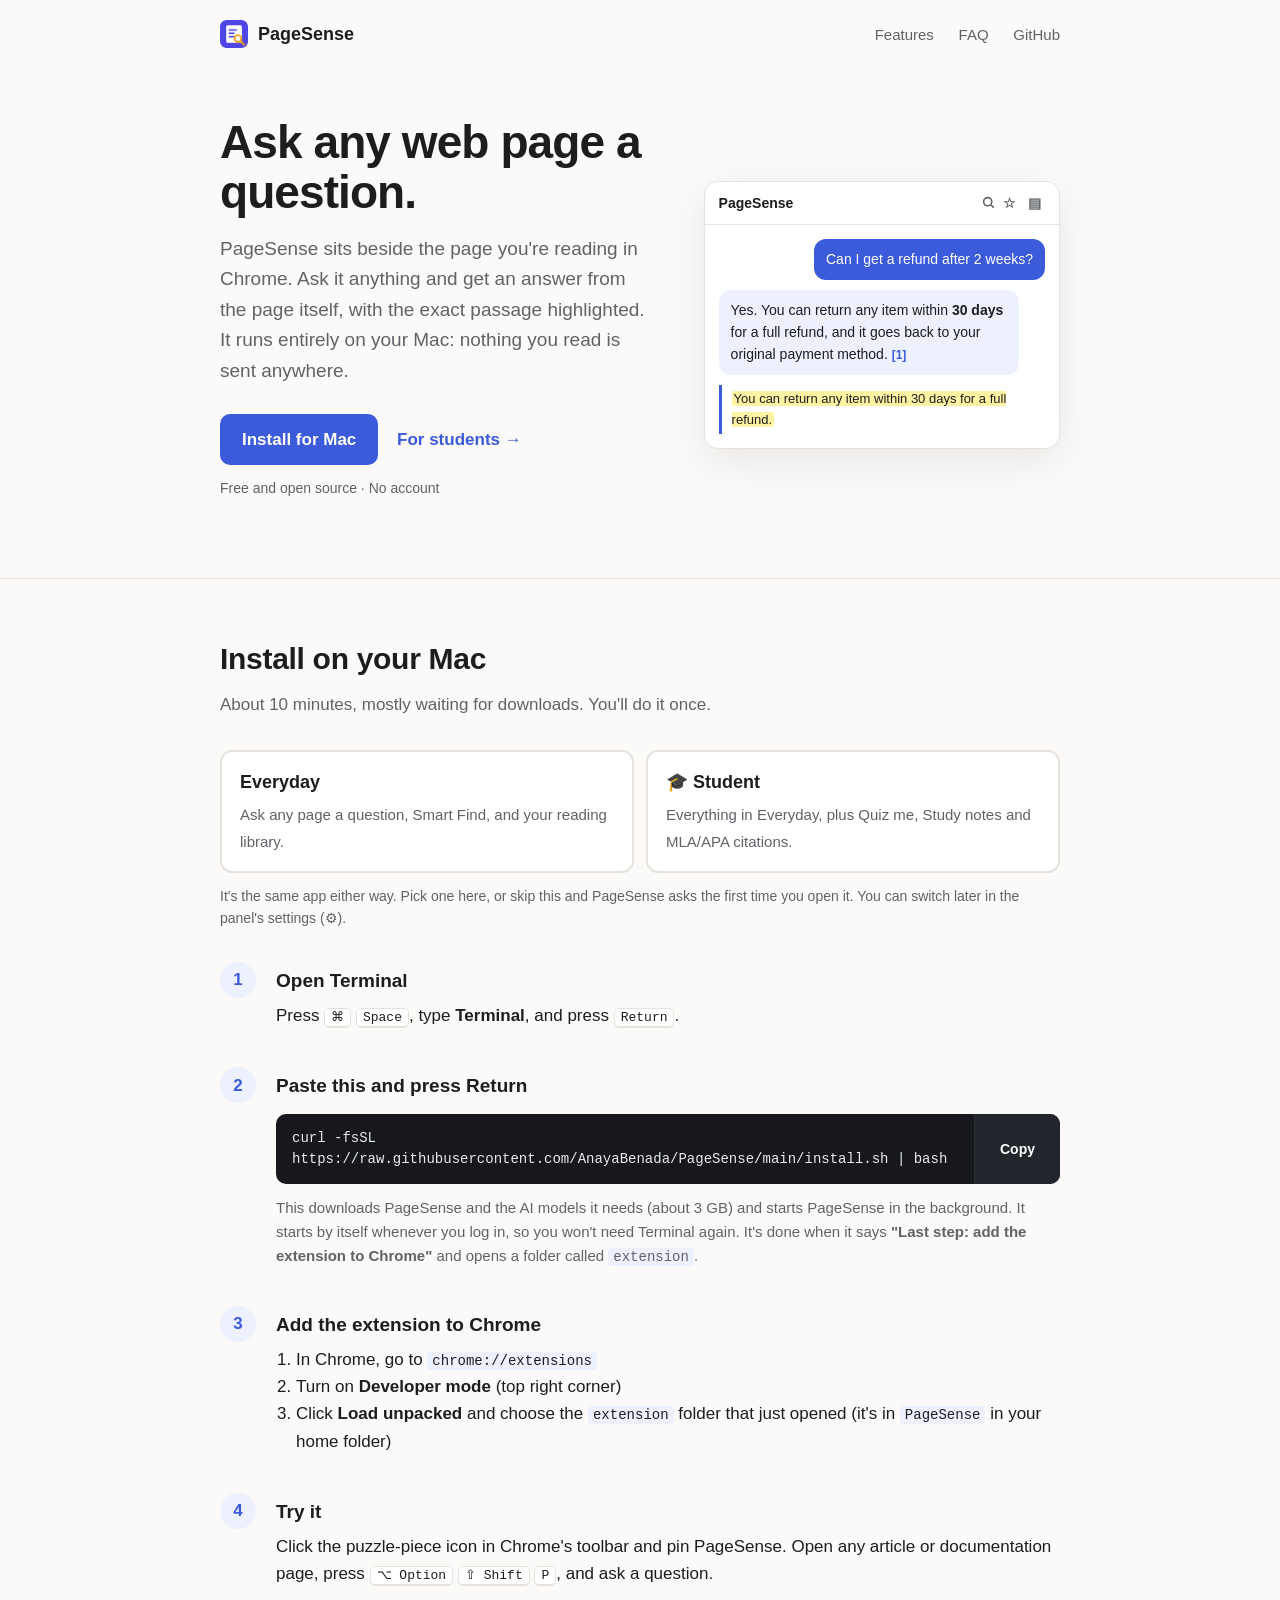
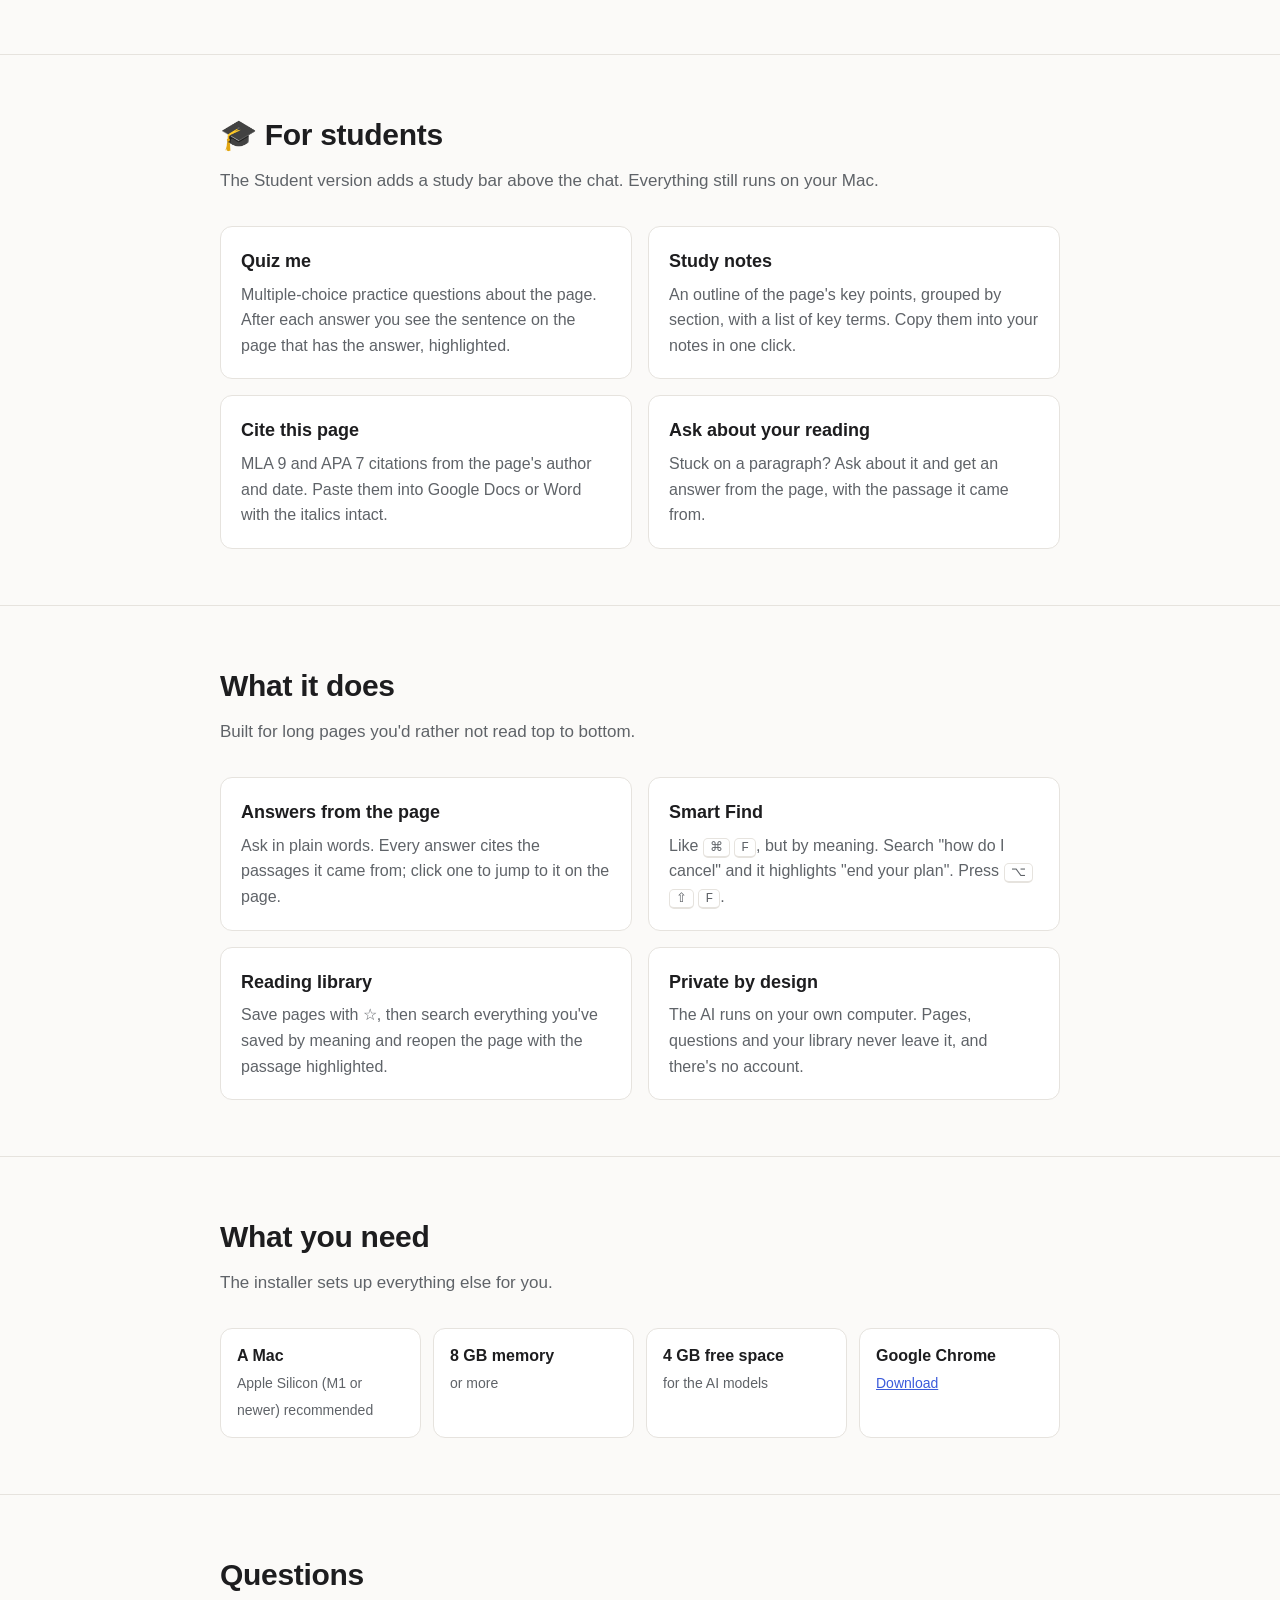
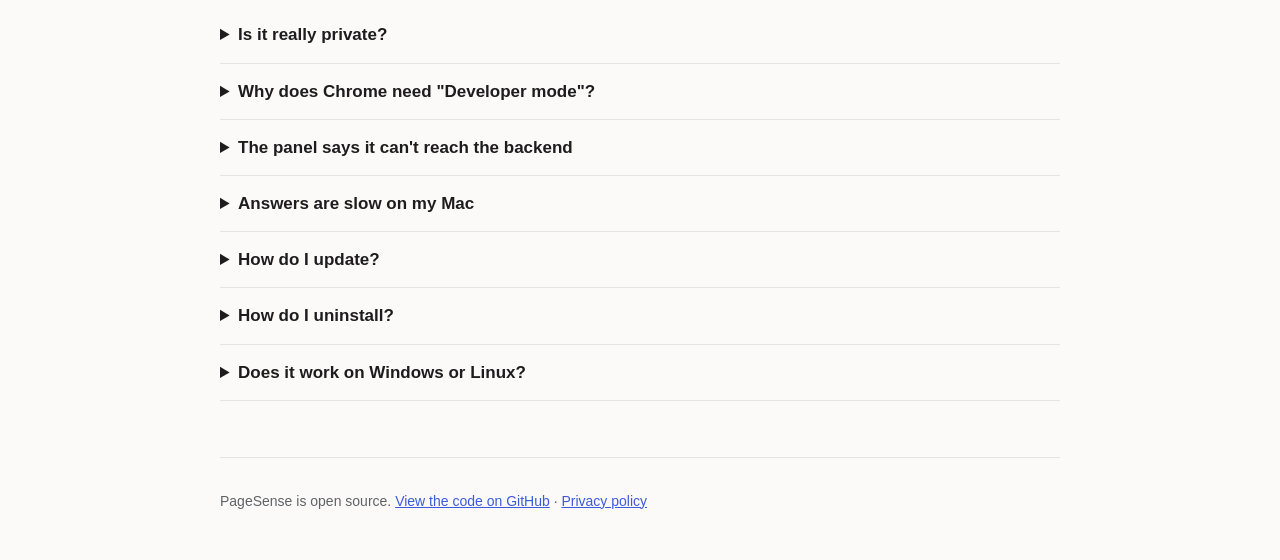
<file: docs/index.html>
<!doctype html>
<html lang="en">
<head>
<meta charset="utf-8">
<meta name="viewport" content="width=device-width, initial-scale=1">
<title>PageSense: ask any web page</title>
<meta name="description" content="A Chrome side panel that answers questions about the page you're reading. Runs entirely on your Mac.">
<link rel="icon" href="icon128.png">
<style>
  :root {
    --bg: #fbfaf8; --surface: #ffffff; --text: #1d1d1f; --muted: #5f6368;
    --line: #e6e3de; --accent: #3b5bdb; --accent-soft: #edf1ff; --code-bg: #16181d; --code-text: #e8eaed;
    --hl: #fff3a3;
  }
  @media (prefers-color-scheme: dark) {
    :root:not([data-theme="light"]) {
      --bg: #121316; --surface: #1b1d22; --text: #ececee; --muted: #a0a4ab;
      --line: #2c2f36; --accent: #8ea6ff; --accent-soft: #232a45; --code-bg: #0b0c0f; --code-text: #e8eaed;
      --hl: #5c5320;
    }
  }
  * { box-sizing: border-box; }
  body {
    margin: 0; background: var(--bg); color: var(--text);
    font: 17px/1.6 -apple-system, BlinkMacSystemFont, "Segoe UI", Roboto, sans-serif;
  }
  .wrap { max-width: 880px; margin: 0 auto; padding: 0 20px; }
  a { color: var(--accent); }
  header.top { display: flex; align-items: center; justify-content: space-between; padding: 20px 0; }
  .brand { display: flex; align-items: center; gap: 10px; font-weight: 700; font-size: 18px; text-decoration: none; color: var(--text); }
  .brand img { width: 28px; height: 28px; border-radius: 6px; }
  .top nav a { color: var(--muted); text-decoration: none; margin-left: 20px; font-size: 15px; }
  .top nav a:hover { color: var(--text); }

  .hero { display: grid; grid-template-columns: 1.1fr 0.9fr; gap: 48px; align-items: center; padding: 48px 0 64px; }
  h1 { font-size: 46px; line-height: 1.1; letter-spacing: -0.02em; margin: 0 0 16px; }
  .lead { font-size: 19px; color: var(--muted); margin: 0 0 28px; }
  .btn { display: inline-block; background: var(--accent); color: #fff; padding: 12px 22px; border-radius: 10px;
         text-decoration: none; font-weight: 600; }
  @media (prefers-color-scheme: dark) { :root:not([data-theme="light"]) .btn { color: #0d1020; } }
  .btn-alt { display: inline-block; margin-left: 14px; font-weight: 600; text-decoration: none; }
  .sub { font-size: 14px; color: var(--muted); margin-top: 12px; }

  /* Mock of the side panel */
  .panel { background: var(--surface); border: 1px solid var(--line); border-radius: 14px; overflow: hidden;
           box-shadow: 0 12px 40px rgba(0,0,0,.08); font-size: 14px; }
  .panel-head { display: flex; justify-content: space-between; padding: 10px 14px; border-bottom: 1px solid var(--line); font-weight: 600; }
  .panel-head span:last-child { color: var(--muted); letter-spacing: 4px; }
  .panel-body { padding: 14px; display: grid; gap: 10px; }
  .bubble { padding: 9px 12px; border-radius: 12px; max-width: 92%; }
  .q { background: var(--accent); color: #fff; justify-self: end; }
  @media (prefers-color-scheme: dark) { :root:not([data-theme="light"]) .q { color: #0d1020; } }
  .a { background: var(--accent-soft); }
  .cite { font-size: 12px; font-weight: 700; color: var(--accent); }
  .src { border-left: 3px solid var(--accent); padding: 4px 10px; color: var(--muted); font-size: 13px; }
  mark { background: var(--hl); color: var(--text); border-radius: 3px; padding: 0 2px; }

  section { padding: 56px 0; border-top: 1px solid var(--line); }
  h2 { font-size: 30px; letter-spacing: -0.01em; margin: 0 0 8px; }
  .section-lead { color: var(--muted); margin: 0 0 32px; }

  .steps { counter-reset: step; display: grid; gap: 28px; }
  .step { display: grid; grid-template-columns: 40px 1fr; gap: 16px; }
  .step::before { counter-increment: step; content: counter(step); width: 36px; height: 36px; border-radius: 50%;
                  background: var(--accent-soft); color: var(--accent); font-weight: 700;
                  display: flex; align-items: center; justify-content: center; }
  .step > div, .hero > div { min-width: 0; }
  .step h3 { margin: 4px 0 6px; font-size: 19px; }
  .step p, .step ol { margin: 0 0 10px; }
  .step ol { padding-left: 20px; }
  kbd { font: 13px ui-monospace, SFMono-Regular, Menlo, monospace; border: 1px solid var(--line); border-bottom-width: 2px;
        border-radius: 5px; padding: 1px 6px; background: var(--surface); }
  code { font: 14px ui-monospace, SFMono-Regular, Menlo, monospace; background: var(--accent-soft); padding: 1px 5px; border-radius: 4px; }

  .cmd { display: flex; align-items: stretch; background: var(--code-bg); border-radius: 10px; overflow: hidden; margin: 12px 0; }
  .cmd pre { margin: 0; padding: 14px 16px; color: var(--code-text); white-space: pre-wrap; overflow-wrap: anywhere; flex: 1;
             font: 14px/1.5 ui-monospace, SFMono-Regular, Menlo, monospace; }
  .cmd button { border: 0; border-left: 1px solid #2c2f36; background: #22252c; color: #fff; padding: 0 18px;
                font: 600 14px -apple-system, sans-serif; cursor: pointer; min-width: 86px; }
  .cmd button:hover { background: #2d313a; }
  .note { font-size: 15px; color: var(--muted); }

  .versions { display: grid; grid-template-columns: 1fr 1fr; gap: 12px; margin: 0 0 36px; }
  .version { display: block; cursor: pointer; background: var(--surface); border: 2px solid var(--line); border-radius: 12px; padding: 16px 18px; }
  .version input { position: absolute; opacity: 0; pointer-events: none; }
  .version b { display: block; font-size: 18px; margin-bottom: 4px; }
  .version span { color: var(--muted); font-size: 15px; }
  .version:has(input:checked) { border-color: var(--accent); background: var(--accent-soft); }
  .version:has(input:focus-visible) { outline: 2px solid var(--accent); outline-offset: 2px; }
  .switch-note { font-size: 14px; color: var(--muted); margin: -24px 0 32px; }

  .features { display: grid; grid-template-columns: repeat(2, 1fr); gap: 16px; }
  .card { background: var(--surface); border: 1px solid var(--line); border-radius: 12px; padding: 20px; }
  .card h3 { margin: 0 0 6px; font-size: 18px; }
  .card p { margin: 0; color: var(--muted); font-size: 16px; }

  .reqs { display: grid; grid-template-columns: repeat(4, 1fr); gap: 12px; }
  .req { background: var(--surface); border: 1px solid var(--line); border-radius: 12px; padding: 14px 16px; }
  .req b { display: block; font-size: 16px; }
  .req span { color: var(--muted); font-size: 14px; }

  details { border-bottom: 1px solid var(--line); padding: 14px 0; }
  summary { cursor: pointer; font-weight: 600; }
  details p { color: var(--muted); margin: 10px 0 0; }

  footer { padding: 32px 0 48px; color: var(--muted); font-size: 14px; border-top: 1px solid var(--line); }

  @media (max-width: 760px) {
    h1 { font-size: 34px; }
    .hero { grid-template-columns: 1fr; gap: 32px; padding-top: 24px; }
    .features { grid-template-columns: 1fr; }
    .versions { grid-template-columns: 1fr; }
    .reqs { grid-template-columns: repeat(2, 1fr); }
    .top nav a:not(:last-child) { display: none; }
    .cmd { flex-direction: column; }
    .cmd button { border-left: 0; border-top: 1px solid #2c2f36; padding: 10px; }
  }
</style>
</head>
<body>
<div class="wrap">
  <header class="top">
    <a class="brand" href="#"><img src="icon128.png" alt="">PageSense</a>
    <nav>
      <a href="#features">Features</a>
      <a href="#faq">FAQ</a>
      <a href="https://github.com/AnayaBenada/PageSense">GitHub</a>
    </nav>
  </header>

  <div class="hero">
    <div>
      <h1>Ask any web page a question.</h1>
      <p class="lead">PageSense sits beside the page you're reading in Chrome. Ask it anything and get an answer from the page itself, with the exact passage highlighted. It runs entirely on your Mac: nothing you read is sent anywhere.</p>
      <a class="btn" href="#install">Install for Mac</a>
      <a class="btn-alt" href="#students">For students →</a>
      <p class="sub">Free and open source · No account</p>
    </div>
    <div class="panel" aria-hidden="true">
      <div class="panel-head"><span>PageSense</span><span><svg width="13" height="13" viewBox="0 0 16 16" fill="none" stroke="currentColor" stroke-width="2" style="vertical-align:-1px"><circle cx="7" cy="7" r="5"/><path d="M11 11l3.5 3.5"/></svg> ☆ ▤</span></div>
      <div class="panel-body">
        <div class="bubble q">Can I get a refund after 2 weeks?</div>
        <div class="bubble a">Yes. You can return any item within <b>30 days</b> for a full refund, and it goes back to your original payment method. <span class="cite">[1]</span></div>
        <div class="src"><mark>You can return any item within 30 days for a full refund.</mark></div>
      </div>
    </div>
  </div>
</div>

<section id="install">
  <div class="wrap">
    <h2>Install on your Mac</h2>
    <p class="section-lead">About 10 minutes, mostly waiting for downloads. You'll do it once.</p>
    <div class="versions" role="radiogroup" aria-label="Which version">
      <label class="version"><input type="radio" name="version" value="everyday">
        <b>Everyday</b><span>Ask any page a question, Smart Find, and your reading library.</span></label>
      <label class="version"><input type="radio" name="version" value="student">
        <b>🎓 Student</b><span>Everything in Everyday, plus Quiz me, Study notes and MLA/APA citations.</span></label>
    </div>
    <p class="switch-note">It's the same app either way. Pick one here, or skip this and PageSense asks the first time you open it. You can switch later in the panel's settings (⚙).</p>
    <div class="steps">
      <div class="step">
        <div>
          <h3>Open Terminal</h3>
          <p>Press <kbd>⌘</kbd> <kbd>Space</kbd>, type <b>Terminal</b>, and press <kbd>Return</kbd>.</p>
        </div>
      </div>
      <div class="step">
        <div>
          <h3>Paste this and press Return</h3>
          <div class="cmd">
            <pre id="cmd">curl -fsSL https://raw.githubusercontent.com/AnayaBenada/PageSense/main/install.sh | bash</pre>
            <button type="button" id="copy">Copy</button>
          </div>
          <p class="note">This downloads PageSense and the AI models it needs (about 3 GB) and starts PageSense in the background. It starts by itself whenever you log in, so you won't need Terminal again. It's done when it says <b>"Last step: add the extension to Chrome"</b> and opens a folder called <code>extension</code>.</p>
        </div>
      </div>
      <div class="step">
        <div>
          <h3>Add the extension to Chrome</h3>
          <ol>
            <li>In Chrome, go to <code>chrome://extensions</code></li>
            <li>Turn on <b>Developer mode</b> (top right corner)</li>
            <li>Click <b>Load unpacked</b> and choose the <code>extension</code> folder that just opened (it's in <code>PageSense</code> in your home folder)</li>
          </ol>
        </div>
      </div>
      <div class="step">
        <div>
          <h3>Try it</h3>
          <p>Click the puzzle-piece icon in Chrome's toolbar and pin PageSense. Open any article or documentation page, press <kbd>⌥ Option</kbd> <kbd>⇧ Shift</kbd> <kbd>P</kbd>, and ask a question.</p>
        </div>
      </div>
    </div>
  </div>
</section>

<section id="students">
  <div class="wrap">
    <h2>🎓 For students</h2>
    <p class="section-lead">The Student version adds a study bar above the chat. Everything still runs on your Mac.</p>
    <div class="features">
      <div class="card">
        <h3>Quiz me</h3>
        <p>Multiple-choice practice questions about the page. After each answer you see the sentence on the page that has the answer, highlighted.</p>
      </div>
      <div class="card">
        <h3>Study notes</h3>
        <p>An outline of the page's key points, grouped by section, with a list of key terms. Copy them into your notes in one click.</p>
      </div>
      <div class="card">
        <h3>Cite this page</h3>
        <p>MLA 9 and APA 7 citations from the page's author and date. Paste them into Google Docs or Word with the italics intact.</p>
      </div>
      <div class="card">
        <h3>Ask about your reading</h3>
        <p>Stuck on a paragraph? Ask about it and get an answer from the page, with the passage it came from.</p>
      </div>
    </div>
  </div>
</section>

<section id="features">
  <div class="wrap">
    <h2>What it does</h2>
    <p class="section-lead">Built for long pages you'd rather not read top to bottom.</p>
    <div class="features">
      <div class="card">
        <h3>Answers from the page</h3>
        <p>Ask in plain words. Every answer cites the passages it came from; click one to jump to it on the page.</p>
      </div>
      <div class="card">
        <h3>Smart Find</h3>
        <p>Like <kbd>⌘</kbd> <kbd>F</kbd>, but by meaning. Search "how do I cancel" and it highlights "end your plan". Press <kbd>⌥</kbd> <kbd>⇧</kbd> <kbd>F</kbd>.</p>
      </div>
      <div class="card">
        <h3>Reading library</h3>
        <p>Save pages with ☆, then search everything you've saved by meaning and reopen the page with the passage highlighted.</p>
      </div>
      <div class="card">
        <h3>Private by design</h3>
        <p>The AI runs on your own computer. Pages, questions and your library never leave it, and there's no account.</p>
      </div>
    </div>
  </div>
</section>

<section>
  <div class="wrap">
    <h2>What you need</h2>
    <p class="section-lead">The installer sets up everything else for you.</p>
    <div class="reqs">
      <div class="req"><b>A Mac</b><span>Apple Silicon (M1 or newer) recommended</span></div>
      <div class="req"><b>8 GB memory</b><span>or more</span></div>
      <div class="req"><b>4 GB free space</b><span>for the AI models</span></div>
      <div class="req"><b>Google Chrome</b><span><a href="https://www.google.com/chrome/">Download</a></span></div>
    </div>
  </div>
</section>

<section id="faq">
  <div class="wrap">
    <h2>Questions</h2>
    <details>
      <summary>Is it really private?</summary>
      <p>Yes. The language model (Meta's LLaMA 3.2, run by Ollama) and the search models run on your Mac. The extension only talks to a program on your own computer (<code>localhost</code>). Your saved library is a file in <code>~/.pagesense</code>.</p>
    </details>
    <details>
      <summary>Why does Chrome need "Developer mode"?</summary>
      <p>PageSense isn't in the Chrome Web Store yet, and Chrome only lets you add extensions from outside the store with Developer mode on. It's safe to leave on.</p>
    </details>
    <details>
      <summary>The panel says it can't reach the backend</summary>
      <p>Run the install command again. It restarts PageSense without downloading everything again. If it still fails, the log is in <code>~/.pagesense/logs/backend.log</code>.</p>
    </details>
    <details>
      <summary>Answers are slow on my Mac</summary>
      <p>Use the smaller model by running the installer like this: <code>curl -fsSL https://raw.githubusercontent.com/AnayaBenada/PageSense/main/install.sh | PAGESENSE_LLM_MODEL=llama3.2:1b bash</code></p>
    </details>
    <details>
      <summary>How do I update?</summary>
      <p>Run the same install command. Updates take about 20 seconds and keep your library. Then click the reload arrow on PageSense in <code>chrome://extensions</code>.</p>
    </details>
    <details>
      <summary>How do I uninstall?</summary>
      <p>In Terminal, run <code>~/PageSense/uninstall.sh</code> (add <code>--all</code> to also delete your library), then remove the extension in <code>chrome://extensions</code>. To remove the Ollama app, drag it from Applications to the Trash.</p>
    </details>
    <details>
      <summary>Does it work on Windows or Linux?</summary>
      <p>The same command works on Linux. Windows isn't supported yet.</p>
    </details>
  </div>
</section>

<div class="wrap">
  <footer>PageSense is open source. <a href="https://github.com/AnayaBenada/PageSense">View the code on GitHub</a> · <a href="privacy.html">Privacy policy</a></footer>
</div>

<script>
  const BASE = "curl -fsSL https://raw.githubusercontent.com/AnayaBenada/PageSense/main/install.sh | ";
  function showVersion(v) {
    document.getElementById("cmd").textContent = BASE + `PAGESENSE_MODE=${v} bash`;
  }
  document.querySelectorAll('input[name="version"]').forEach((r) => r.addEventListener("change", () => showVersion(r.value)));
  // "For students →" in the header picks the Student version too.
  document.querySelector(".btn-alt").addEventListener("click", () => {
    document.querySelector('input[value="student"]').checked = true;
    showVersion("student");
  });
  // Links for students open this page with ?version=student.
  if (new URLSearchParams(location.search).get("version") === "student") { document.querySelector('input[value="student"]').checked = true; showVersion("student"); }
  const btn = document.getElementById("copy");
  btn.addEventListener("click", async () => {
    const text = document.getElementById("cmd").textContent;
    try {
      await navigator.clipboard.writeText(text);
    } catch {
      const r = document.createRange(); r.selectNodeContents(document.getElementById("cmd"));
      getSelection().removeAllRanges(); getSelection().addRange(r); document.execCommand("copy");
    }
    btn.textContent = "Copied!";
    setTimeout(() => (btn.textContent = "Copy"), 2000);
  });
</script>
</body>
</html>
</file>
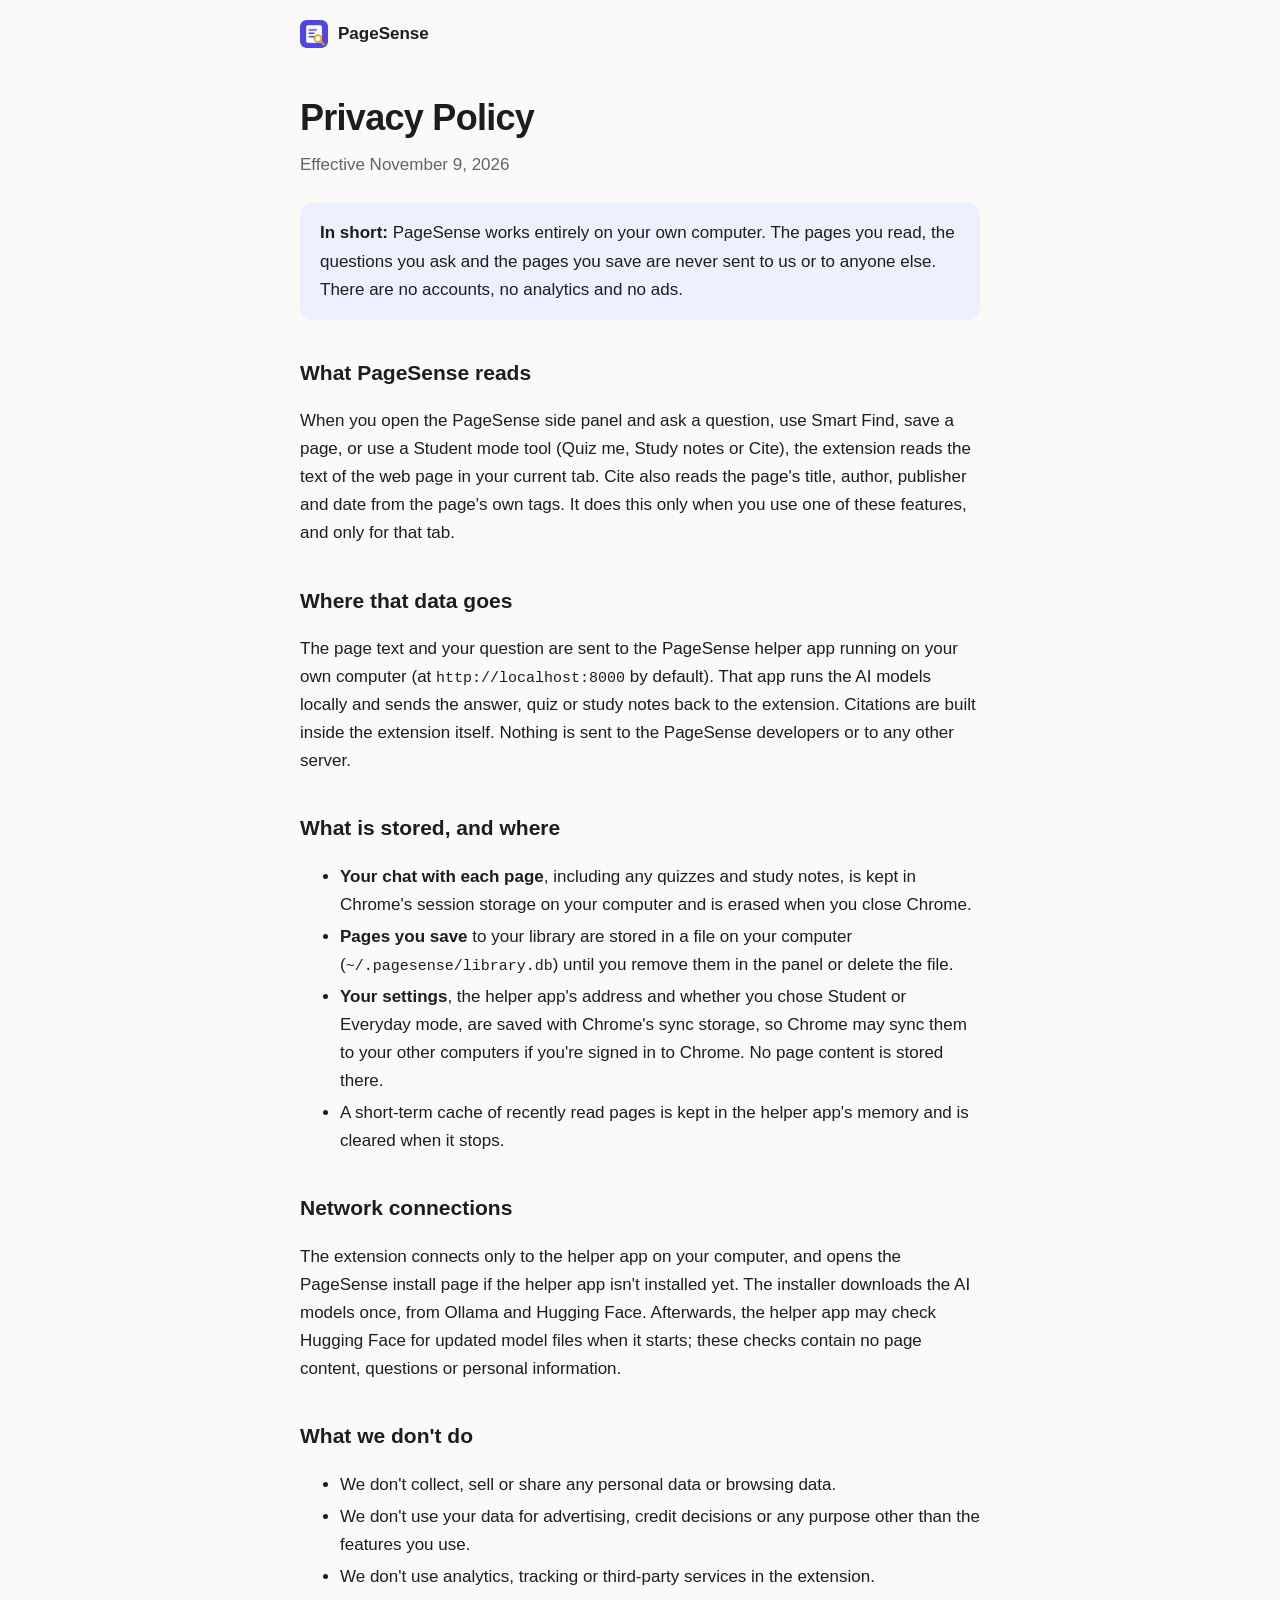
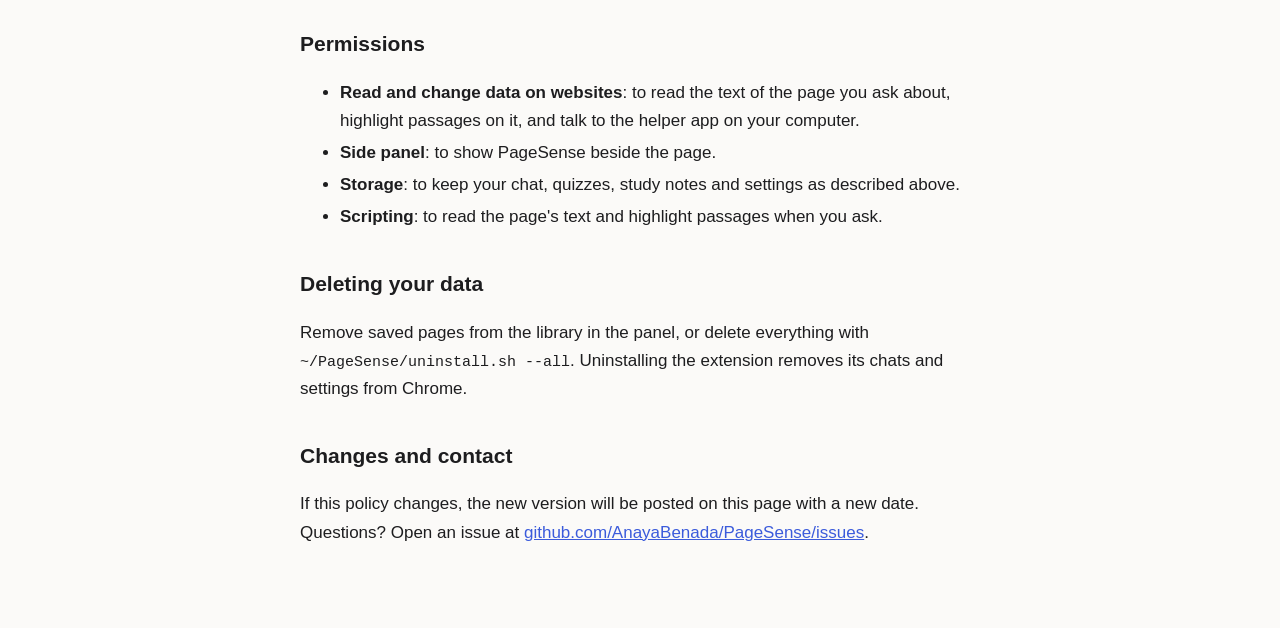
<file: docs/privacy.html>
<!doctype html>
<html lang="en">
<head>
<meta charset="utf-8">
<meta name="viewport" content="width=device-width, initial-scale=1">
<title>PageSense Privacy Policy</title>
<link rel="icon" href="icon128.png">
<style>
  :root { --bg: #fbfaf8; --text: #1d1d1f; --muted: #5f6368; --line: #e6e3de; --accent: #3b5bdb; --soft: #edf1ff; }
  @media (prefers-color-scheme: dark) {
    :root:not([data-theme="light"]) { --bg: #121316; --text: #ececee; --muted: #a0a4ab; --line: #2c2f36; --accent: #8ea6ff; --soft: #232a45; }
  }
  * { box-sizing: border-box; }
  body { margin: 0; background: var(--bg); color: var(--text); font: 17px/1.65 -apple-system, BlinkMacSystemFont, "Segoe UI", Roboto, sans-serif; }
  .wrap { max-width: 720px; margin: 0 auto; padding: 0 20px 64px; }
  header { display: flex; align-items: center; gap: 10px; padding: 20px 0 8px; }
  header a { display: flex; align-items: center; gap: 10px; font-weight: 700; color: var(--text); text-decoration: none; }
  header img { width: 28px; height: 28px; border-radius: 6px; }
  h1 { font-size: 36px; letter-spacing: -0.02em; margin: 32px 0 4px; }
  h2 { font-size: 21px; margin: 36px 0 8px; }
  .date { color: var(--muted); margin: 0 0 24px; }
  .summary { background: var(--soft); border-radius: 12px; padding: 16px 20px; }
  a { color: var(--accent); }
  code { font: 15px ui-monospace, SFMono-Regular, Menlo, monospace; }
  li { margin: 4px 0; }
</style>
</head>
<body>
<div class="wrap">
  <header><a href="./"><img src="icon128.png" alt="">PageSense</a></header>

  <h1>Privacy Policy</h1>
  <p class="date">Effective November 9, 2026</p>

  <p class="summary"><b>In short:</b> PageSense works entirely on your own computer. The pages you read, the questions you ask and the pages you save are never sent to us or to anyone else. There are no accounts, no analytics and no ads.</p>

  <h2>What PageSense reads</h2>
  <p>When you open the PageSense side panel and ask a question, use Smart Find, save a page, or use a Student mode tool (Quiz me, Study notes or Cite), the extension reads the text of the web page in your current tab. Cite also reads the page's title, author, publisher and date from the page's own tags. It does this only when you use one of these features, and only for that tab.</p>

  <h2>Where that data goes</h2>
  <p>The page text and your question are sent to the PageSense helper app running on your own computer (at <code>http://localhost:8000</code> by default). That app runs the AI models locally and sends the answer, quiz or study notes back to the extension. Citations are built inside the extension itself. Nothing is sent to the PageSense developers or to any other server.</p>

  <h2>What is stored, and where</h2>
  <ul>
    <li><b>Your chat with each page</b>, including any quizzes and study notes, is kept in Chrome's session storage on your computer and is erased when you close Chrome.</li>
    <li><b>Pages you save</b> to your library are stored in a file on your computer (<code>~/.pagesense/library.db</code>) until you remove them in the panel or delete the file.</li>
    <li><b>Your settings</b>, the helper app's address and whether you chose Student or Everyday mode, are saved with Chrome's sync storage, so Chrome may sync them to your other computers if you're signed in to Chrome. No page content is stored there.</li>
    <li>A short-term cache of recently read pages is kept in the helper app's memory and is cleared when it stops.</li>
  </ul>

  <h2>Network connections</h2>
  <p>The extension connects only to the helper app on your computer, and opens the PageSense install page if the helper app isn't installed yet. The installer downloads the AI models once, from Ollama and Hugging Face. Afterwards, the helper app may check Hugging Face for updated model files when it starts; these checks contain no page content, questions or personal information.</p>

  <h2>What we don't do</h2>
  <ul>
    <li>We don't collect, sell or share any personal data or browsing data.</li>
    <li>We don't use your data for advertising, credit decisions or any purpose other than the features you use.</li>
    <li>We don't use analytics, tracking or third-party services in the extension.</li>
  </ul>

  <h2>Permissions</h2>
  <ul>
    <li><b>Read and change data on websites</b>: to read the text of the page you ask about, highlight passages on it, and talk to the helper app on your computer.</li>
    <li><b>Side panel</b>: to show PageSense beside the page.</li>
    <li><b>Storage</b>: to keep your chat, quizzes, study notes and settings as described above.</li>
    <li><b>Scripting</b>: to read the page's text and highlight passages when you ask.</li>
  </ul>

  <h2>Deleting your data</h2>
  <p>Remove saved pages from the library in the panel, or delete everything with <code>~/PageSense/uninstall.sh --all</code>. Uninstalling the extension removes its chats and settings from Chrome.</p>

  <h2>Changes and contact</h2>
  <p>If this policy changes, the new version will be posted on this page with a new date. Questions? Open an issue at <a href="https://github.com/AnayaBenada/PageSense/issues">github.com/AnayaBenada/PageSense/issues</a>.</p>
</div>
</body>
</html>
</file>
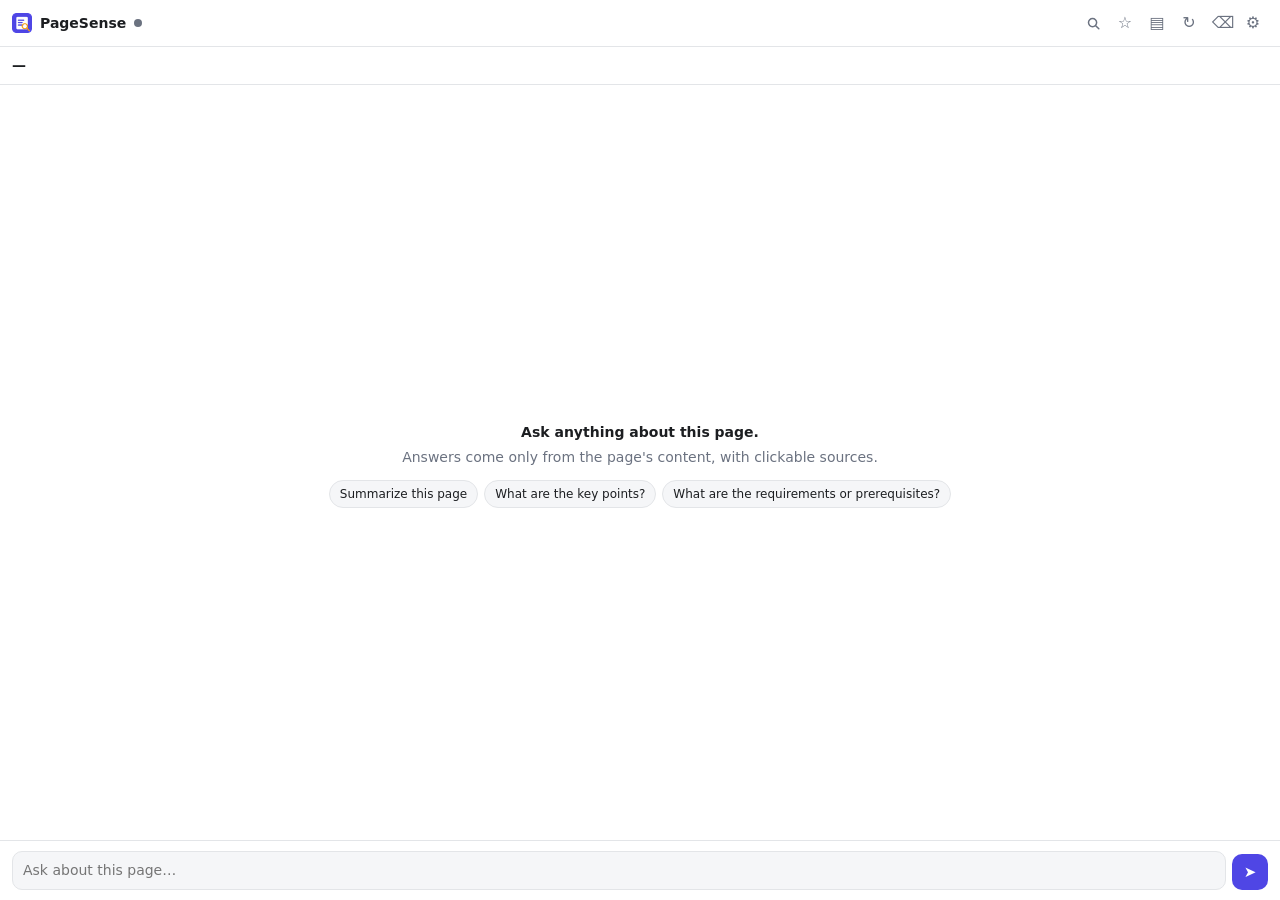
<file: extension/sidepanel.html>
<!doctype html>
<html lang="en">
<head>
  <meta charset="utf-8" />
  <meta name="viewport" content="width=device-width, initial-scale=1" />
  <title>PageSense</title>
  <link rel="stylesheet" href="sidepanel.css" />
</head>
<body>
  <header class="bar">
    <div class="brand">
      <img src="icons/icon32.png" alt="" width="20" height="20" />
      <span>PageSense</span>
      <span id="status-dot" class="dot" title="Checking backend…"></span>
    </div>
    <div class="actions">
      <button id="find-btn" class="icon-btn" title="Smart Find (Alt+Shift+F)"><svg width="15" height="15" viewBox="0 0 24 24" fill="none" stroke="currentColor" stroke-width="2.4" stroke-linecap="round" aria-hidden="true"><circle cx="10.5" cy="10.5" r="6.5"/><path d="M15.5 15.5 20.5 20.5"/></svg></button>
      <button id="save-page" class="icon-btn" title="Save to library">☆</button>
      <button id="library-btn" class="icon-btn" title="My library">▤</button>
      <button id="reread" class="icon-btn" title="Re-read page">↻</button>
      <button id="clear" class="icon-btn" title="Clear chat">⌫</button>
      <button id="settings-btn" class="icon-btn" title="Settings">⚙</button>
    </div>
  </header>

  <section id="settings" class="settings" hidden>
    <label for="mode-select">Mode</label>
    <div class="row">
      <select id="mode-select">
        <option value="everyday">Everyday: answers and Smart Find</option>
        <option value="student">Student: adds Quiz me, study notes and citations</option>
      </select>
    </div>
    <label for="backend-url">Backend URL</label>
    <div class="row">
      <input id="backend-url" type="url" spellcheck="false" />
      <button id="save-settings">Save</button>
    </div>
    <p id="health-detail" class="muted small"></p>
  </section>

  <section id="library" class="library" hidden>
    <input id="library-query" type="search" placeholder="Search your saved pages…" spellcheck="false" maxlength="2000" />
    <p id="library-meta" class="muted small"></p>
    <div id="library-list" class="library-list"></div>
  </section>

  <section id="setup" class="setup" hidden>
    <img src="icons/icon48.png" alt="" width="40" height="40" />
    <h2>One-time setup</h2>
    <p>PageSense's AI runs privately on your computer, so it needs a small helper app. Installing it takes about 10 minutes.</p>
    <button id="setup-open" class="primary">Show me how</button>
    <button id="setup-retry" class="link">I've installed it. Check again</button>
    <p class="muted small">Already installed? It may still be starting. Using a different address? Change it in settings (⚙).</p>
  </section>

  <div id="page-info" class="page-info">
    <div id="page-title" class="page-title">—</div>
    <div id="page-meta" class="muted small"></div>
  </div>

  <div id="study-bar" class="study-bar" hidden>
    <button id="quiz-btn" class="chip" title="Practice questions on this page">✎ Quiz me</button>
    <button id="notes-btn" class="chip" title="An outline of this page's key points">☰ Study notes</button>
    <button id="cite-btn" class="chip" title="MLA and APA citations for this page">❝ Cite</button>
  </div>

  <section id="find" class="find" hidden>
    <div class="find-row">
      <input id="find-query" type="search" placeholder="Find by meaning, e.g. refund policy" spellcheck="false" maxlength="2000" />
      <span id="find-count" class="muted small"></span>
      <button id="find-prev" class="icon-btn" title="Previous match (Shift+Enter)">↑</button>
      <button id="find-next" class="icon-btn" title="Next match (Enter)">↓</button>
      <button id="find-close" class="icon-btn" title="Close (Esc)">×</button>
    </div>
    <div id="find-results" class="find-results"></div>
  </section>

  <main id="chat" class="chat" aria-live="polite">
    <div id="welcome" class="welcome" hidden>
      <p><strong>How will you use PageSense?</strong></p>
      <button class="mode-card" data-mode="student"><b>🎓 Student</b><span>Ask about a page, quiz yourself on it, make study notes and cite it.</span></button>
      <button class="mode-card" data-mode="everyday"><b>Everyday</b><span>Ask about any page and find things on it by meaning.</span></button>
      <p class="muted small">You can switch anytime in settings (⚙).</p>
    </div>
    <div id="empty" class="empty">
      <p><strong>Ask anything about this page.</strong></p>
      <p class="muted">Answers come only from the page's content, with clickable sources.</p>
      <p class="muted student-only">Studying? Try <b>Quiz me</b>, <b>Study notes</b> or <b>Cite</b> above.</p>
      <div class="suggestions">
        <button class="chip suggestion">Summarize this page</button>
        <button class="chip suggestion">What are the key points?</button>
        <button class="chip suggestion">What are the requirements or prerequisites?</button>
      </div>
    </div>
  </main>

  <form id="ask-form" class="composer">
    <textarea id="question" rows="1" placeholder="Ask about this page…" maxlength="2000" required></textarea>
    <button id="send" type="submit" title="Ask (Enter)">➤</button>
  </form>

  <script src="edition.js"></script>
  <script src="markdown.js"></script>
  <script src="cite.js"></script>
  <script src="sidepanel.js"></script>
</body>
</html>
</file>
<file: extension/sidepanel.css>
:root {
  --bg: #ffffff;
  --bg-soft: #f5f6f8;
  --fg: #1c1e21;
  --muted: #6b7280;
  --border: #e3e5e8;
  --accent: #4f46e5;
  --accent-fg: #ffffff;
  --user-bg: #eef0ff;
  --code-bg: #f3f4f6;
  --error: #b91c1c;
  --error-bg: #fef2f2;
  --ok: #16a34a;
  --warn: #d97706;
  --mark: #fde68a;
}
@media (prefers-color-scheme: dark) {
  :root {
    --bg: #17181b;
    --bg-soft: #1f2125;
    --fg: #e8e9ec;
    --muted: #9aa0a9;
    --border: #2d3036;
    --accent: #818cf8;
    --accent-fg: #0f1020;
    --user-bg: #262a40;
    --code-bg: #24262b;
    --error: #fca5a5;
    --error-bg: #3a1d1d;
    --mark: #6b5a12;
  }
}

* { box-sizing: border-box; }
html, body { height: 100%; margin: 0; }
body {
  display: flex;
  flex-direction: column;
  background: var(--bg);
  color: var(--fg);
  font: 14px/1.5 system-ui, -apple-system, "Segoe UI", sans-serif;
}
button { font: inherit; cursor: pointer; }
[hidden] { display: none !important; }
.muted { color: var(--muted); }
.small { font-size: 12px; }

.bar {
  display: flex; align-items: center; justify-content: space-between;
  padding: 8px 12px; border-bottom: 1px solid var(--border);
}
.brand { display: flex; align-items: center; gap: 8px; font-weight: 600; }
.dot { width: 8px; height: 8px; border-radius: 50%; background: var(--muted); }
.dot.ok { background: var(--ok); }
.dot.warn { background: var(--warn); }
.dot.down { background: var(--error); }
.actions { display: flex; gap: 2px; }
.icon-btn {
  border: 0; background: transparent; color: var(--muted);
  width: 30px; height: 30px; border-radius: 6px; font-size: 16px;
}
.icon-btn:hover { background: var(--bg-soft); color: var(--fg); }
.icon-btn.on { color: var(--accent); }
.icon-btn svg { display: block; margin: auto; }
.icon-btn:disabled { opacity: 0.4; cursor: default; background: transparent; }

.settings { padding: 10px 12px; border-bottom: 1px solid var(--border); background: var(--bg-soft); }
.settings label { font-size: 12px; font-weight: 600; }
.row { display: flex; gap: 6px; margin-top: 4px; }
.row input {
  flex: 1; padding: 6px 8px; border: 1px solid var(--border); border-radius: 6px;
  background: var(--bg); color: var(--fg); font: inherit;
}
.row button {
  padding: 6px 12px; border: 0; border-radius: 6px; background: var(--accent); color: var(--accent-fg);
}

.find { padding: 8px 12px; border-bottom: 1px solid var(--border); background: var(--bg-soft); }
.find-row { display: flex; align-items: center; gap: 2px; }
.find-row input {
  flex: 1; min-width: 0; margin-right: 4px; padding: 6px 8px; border: 1px solid var(--border); border-radius: 6px;
  background: var(--bg); color: var(--fg); font: inherit;
}
.find-row input:focus { outline: 2px solid var(--accent); outline-offset: -1px; }
.find-row #find-count { white-space: nowrap; margin-right: 2px; }
.find-results { display: flex; flex-direction: column; gap: 4px; margin-top: 6px; max-height: 40vh; overflow-y: auto; }
.find-results:empty { display: none; }
.find-match {
  display: block; width: 100%; text-align: left; padding: 5px 8px; border: 1px solid var(--border); border-radius: 6px;
  background: var(--bg); color: var(--fg); font-size: 12px;
}
.find-match:hover { border-color: var(--accent); }
.find-match.on { border-color: var(--accent); box-shadow: inset 3px 0 0 var(--accent); }
.find-match .lib-section { margin-bottom: 1px; }
.find-match .snippet { display: -webkit-box; -webkit-line-clamp: 2; -webkit-box-orient: vertical; overflow: hidden; }

.setup { margin: auto 0; padding: 24px 20px; text-align: center; }
.setup h2 { margin: 8px 0 6px; font-size: 17px; }
.setup p { margin: 0 0 14px; }
.setup .primary {
  display: block; width: 100%; padding: 9px 12px; border: 0; border-radius: 8px;
  background: var(--accent); color: var(--accent-fg); font-weight: 600;
}
.setup .link { margin: 8px 0 14px; border: 0; background: none; color: var(--accent); }
.needs-setup #page-info, .needs-setup #chat, .needs-setup #ask-form, .needs-setup #find,
.needs-setup #library, .needs-setup .actions > :not(#settings-btn) { display: none; }

.page-info { padding: 8px 12px; border-bottom: 1px solid var(--border); }
.page-title { font-weight: 600; white-space: nowrap; overflow: hidden; text-overflow: ellipsis; }

.chat { flex: 1; overflow-y: auto; padding: 12px; display: flex; flex-direction: column; gap: 12px; }
.empty { margin: auto 0; text-align: center; padding: 16px; }
.empty p { margin: 4px 0; }
.suggestions { display: flex; flex-wrap: wrap; justify-content: center; gap: 6px; margin-top: 12px; }

.chip {
  border: 1px solid var(--border); background: var(--bg-soft); color: var(--fg);
  border-radius: 999px; padding: 4px 10px; font-size: 12px;
}
.chip:hover { border-color: var(--accent); }

.msg { max-width: 100%; overflow-wrap: anywhere; }
.msg.user {
  align-self: flex-end; background: var(--user-bg); padding: 8px 12px;
  border-radius: 12px 12px 2px 12px; max-width: 85%; white-space: pre-wrap;
}
.msg.bot { align-self: stretch; }
.msg.bot .content > :first-child { margin-top: 0; }
.msg.bot .content > :last-child { margin-bottom: 0; }
.msg.bot .content p { margin: 0 0 8px; }
.msg.bot .content ul, .msg.bot .content ol { margin: 0 0 8px; padding-left: 20px; }
.msg.bot .content pre {
  background: var(--code-bg); padding: 8px 10px; border-radius: 6px; overflow-x: auto; font-size: 12px;
}
.msg.bot .content code { background: var(--code-bg); padding: 1px 4px; border-radius: 4px; font-size: 12px; }
.msg.bot .content pre code { background: none; padding: 0; }
.msg.error .content { color: var(--error); background: var(--error-bg); padding: 8px 12px; border-radius: 8px; }

.cite {
  display: inline-block; min-width: 18px; padding: 0 4px; margin: 0 1px;
  border: 0; border-radius: 4px; background: var(--user-bg); color: var(--accent);
  font-size: 11px; font-weight: 600; line-height: 16px; vertical-align: 1px;
}
.cite:hover { background: var(--accent); color: var(--accent-fg); }

.status { color: var(--muted); font-size: 12px; display: flex; align-items: center; gap: 6px; }
.spinner {
  width: 10px; height: 10px; border-radius: 50%;
  border: 2px solid var(--border); border-top-color: var(--accent);
  animation: spin 0.8s linear infinite;
}
@keyframes spin { to { transform: rotate(360deg); } }
.cursor::after { content: "▍"; animation: blink 1s steps(1) infinite; color: var(--accent); }
@keyframes blink { 50% { opacity: 0; } }

details.sources { margin-top: 8px; font-size: 12px; }
details.sources summary { color: var(--muted); cursor: pointer; user-select: none; }
.source {
  display: block; width: 100%; text-align: left; margin-top: 6px; padding: 6px 8px;
  border: 1px solid var(--border); border-radius: 6px; background: var(--bg-soft); color: var(--fg);
  font-size: 12px;
}
.source:hover { border-color: var(--accent); }
.source .head { display: flex; justify-content: space-between; gap: 8px; color: var(--muted); margin-bottom: 2px; }
.source .head span:last-child { flex-shrink: 0; white-space: nowrap; }
.source .snippet { display: -webkit-box; -webkit-line-clamp: 3; -webkit-box-orient: vertical; overflow: hidden; }
.timing { color: var(--muted); font-size: 11px; margin-top: 4px; }

.composer {
  display: flex; gap: 6px; align-items: flex-end;
  padding: 10px 12px; border-top: 1px solid var(--border);
}
.composer textarea {
  flex: 1; resize: none; max-height: 140px; padding: 8px 10px;
  border: 1px solid var(--border); border-radius: 10px;
  background: var(--bg-soft); color: var(--fg); font: inherit;
}
.composer textarea:focus { outline: 2px solid var(--accent); outline-offset: -1px; }
.composer button {
  width: 36px; height: 36px; border: 0; border-radius: 10px;
  background: var(--accent); color: var(--accent-fg); font-size: 15px;
}
.composer button:disabled { opacity: 0.5; cursor: default; }

.library { flex: 1; min-height: 0; display: flex; flex-direction: column; gap: 6px; padding: 10px 12px; }
.library input {
  width: 100%; padding: 6px 8px; border: 1px solid var(--border); border-radius: 6px;
  background: var(--bg-soft); color: var(--fg); font: inherit;
}
.library input:focus { outline: 2px solid var(--accent); outline-offset: -1px; }
.library p { margin: 0; }
.library-list { flex: 1; overflow-y: auto; display: flex; flex-direction: column; gap: 6px; }
.library-list .source { margin-top: 0; }
.library-list .source .head span:first-child { min-width: 0; overflow: hidden; white-space: nowrap; text-overflow: ellipsis; font-weight: 600; color: var(--fg); }
.lib-section { color: var(--accent); font-size: 11px; margin-bottom: 2px; }
.lib-page {
  display: flex; align-items: center; gap: 2px; padding-right: 2px;
  border: 1px solid var(--border); border-radius: 6px; background: var(--bg-soft);
}
.lib-page:hover { border-color: var(--accent); }
.lib-page .open {
  flex: 1; min-width: 0; padding: 6px 8px; border: 0; background: transparent; color: var(--fg); text-align: left;
}
.lib-title { font-weight: 600; white-space: nowrap; overflow: hidden; text-overflow: ellipsis; }

/* ---------- modes & student tools ---------- */
.row select {
  flex: 1; min-width: 0; padding: 5px 6px; border: 1px solid var(--border); border-radius: 6px;
  background: var(--bg); color: var(--fg); font: inherit;
}
.settings .row + label { display: block; margin-top: 10px; }
.student-only { display: none; }
body.student .student-only { display: block; }

.welcome { margin: auto 0; padding: 16px 8px; text-align: center; display: grid; gap: 10px; }
.welcome p { margin: 0; }
.mode-card {
  display: grid; gap: 2px; text-align: left; padding: 12px 14px; border-radius: 10px;
  border: 1px solid var(--border); background: var(--bg-soft); color: var(--fg);
}
.mode-card:hover { border-color: var(--accent); }
.mode-card span { color: var(--muted); font-size: 12px; }

.study-bar { display: flex; gap: 6px; padding: 8px 12px; border-bottom: 1px solid var(--border); flex-wrap: wrap; }
.study-bar .chip { font-size: 12px; }
.study-bar .chip:disabled { opacity: .5; cursor: default; }

.quiz-head, .tool-head { display: flex; justify-content: space-between; align-items: baseline; margin-bottom: 8px; }
.quiz-q { border: 1px solid var(--border); border-radius: 10px; padding: 10px; margin-bottom: 10px; background: var(--bg); }
.quiz-q .q-text { font-weight: 600; margin-bottom: 8px; }
.choice {
  display: block; width: 100%; text-align: left; margin: 4px 0; padding: 7px 10px; border-radius: 8px;
  border: 1px solid var(--border); background: var(--bg-soft); color: var(--fg);
}
.choice:hover:not(:disabled) { border-color: var(--accent); }
.choice:disabled { cursor: default; }
.choice.correct { border-color: var(--ok); background: color-mix(in srgb, var(--ok) 14%, var(--bg)); }
.choice.wrong { border-color: var(--error); background: color-mix(in srgb, var(--error) 12%, var(--bg)); }
.q-result { margin-top: 8px; font-size: 13px; }
.q-result b.ok { color: var(--ok); }
.q-result b.no { color: var(--error); }
.q-result p { margin: 4px 0; }
.link-btn { border: 0; background: none; padding: 0; color: var(--accent); font-size: 12px; }
.tool-actions { display: flex; gap: 8px; align-items: center; margin-top: 8px; flex-wrap: wrap; }
.tool-actions button.small-btn {
  padding: 4px 10px; border-radius: 6px; border: 1px solid var(--border); background: var(--bg-soft); color: var(--fg); font-size: 12px;
}
.tool-actions button.small-btn:hover { border-color: var(--accent); }
.cite-block { border: 1px solid var(--border); border-radius: 10px; padding: 10px; margin-bottom: 10px; background: var(--bg); }
.cite-block .label { font-size: 11px; font-weight: 700; letter-spacing: .04em; color: var(--muted); }
.cite-block .text { margin: 6px 0; user-select: text; overflow-wrap: anywhere; padding-left: 2em; text-indent: -2em; }
</file>
